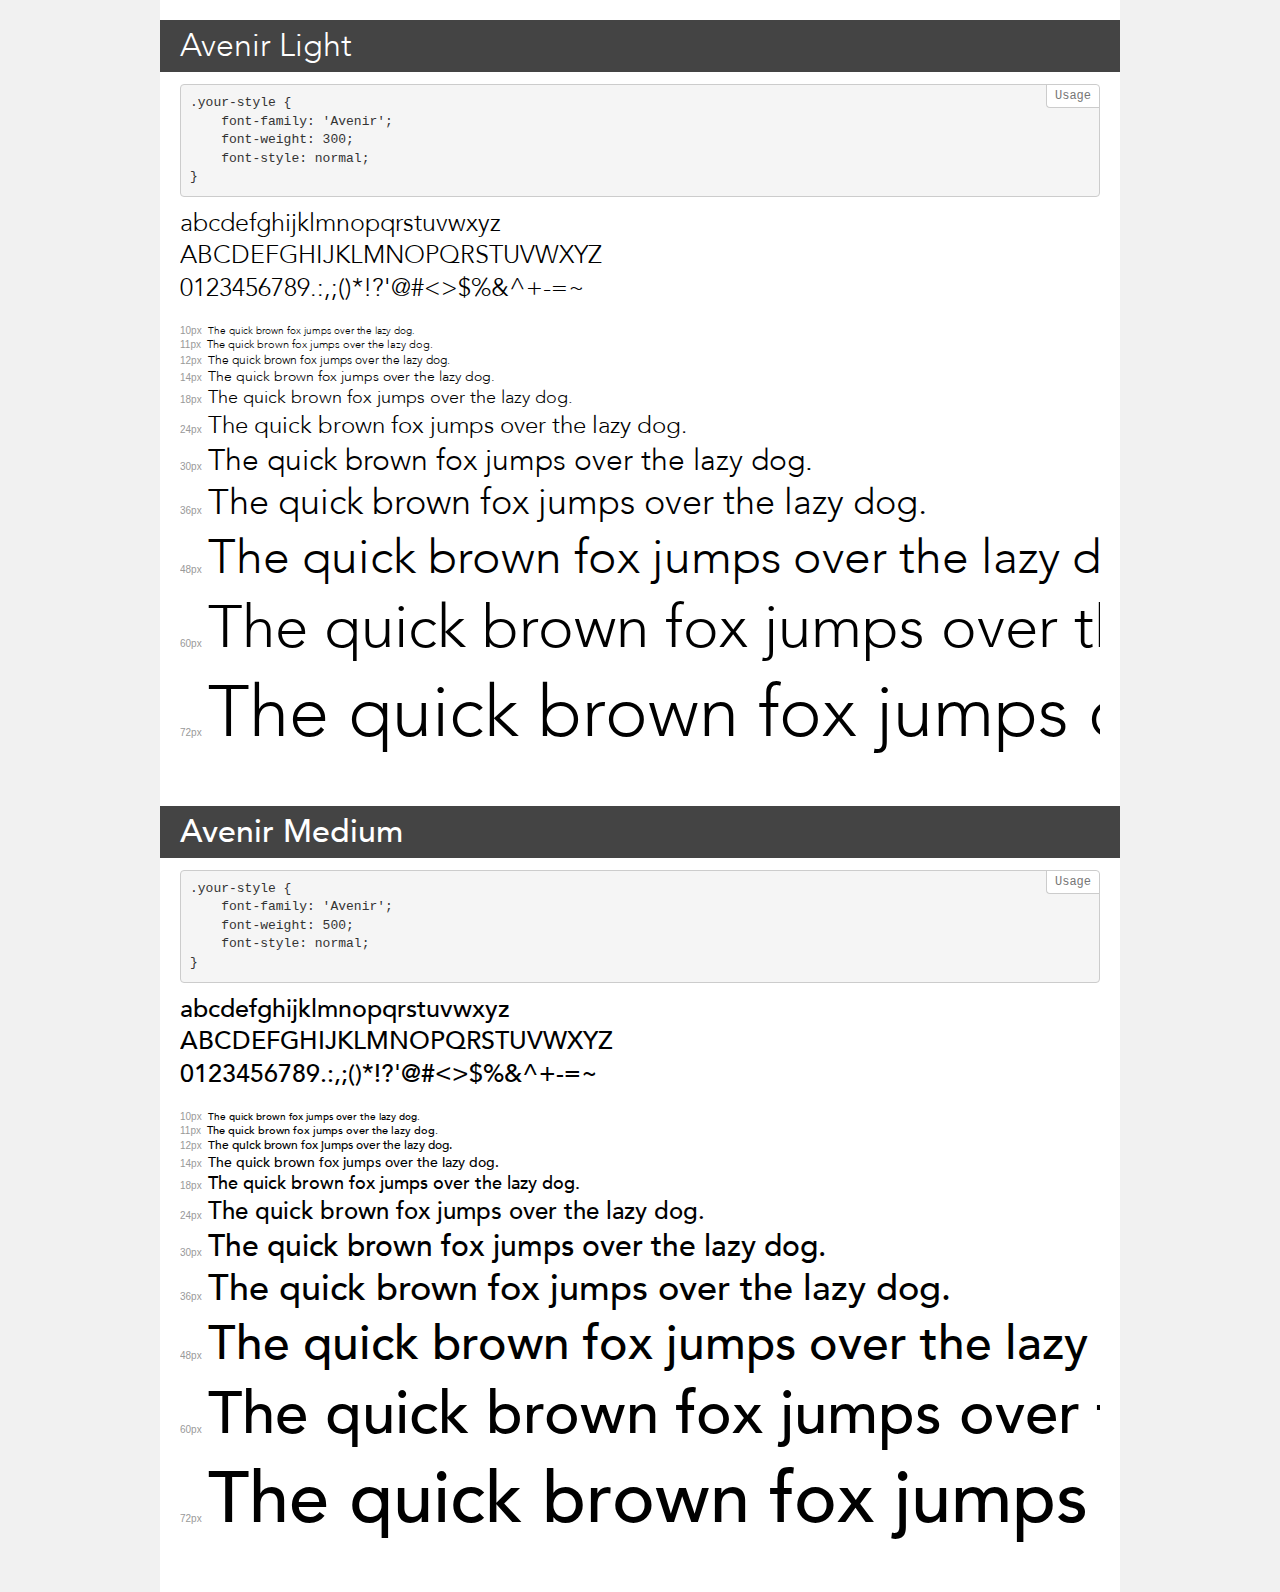
<file: fonts/fonts/demo.html>
<!DOCTYPE html>
<html>
<head>
    <meta charset="utf-8">
    <meta http-equiv="X-UA-Compatible" content="IE=edge">
    <meta name="viewport" content="width=device-width, initial-scale=1">
    <meta name="robots" content="noindex, noarchive">
    <title>Transfonter demo</title>
    <link href="stylesheet.css" rel="stylesheet">
    <style>
        /*
        http://meyerweb.com/eric/tools/css/reset/
        v2.0 | 20110126
        License: none (public domain)
        */
        html, body, div, span, applet, object, iframe,
        h1, h2, h3, h4, h5, h6, p, blockquote, pre,
        a, abbr, acronym, address, big, cite, code,
        del, dfn, em, img, ins, kbd, q, s, samp,
        small, strike, strong, sub, sup, tt, var,
        b, u, i, center,
        dl, dt, dd, ol, ul, li,
        fieldset, form, label, legend,
        table, caption, tbody, tfoot, thead, tr, th, td,
        article, aside, canvas, details, embed,
        figure, figcaption, footer, header, hgroup,
        menu, nav, output, ruby, section, summary,
        time, mark, audio, video {
            margin: 0;
            padding: 0;
            border: 0;
            font-size: 100%;
            font: inherit;
            vertical-align: baseline;
        }
        /* HTML5 display-role reset for older browsers */
        article, aside, details, figcaption, figure,
        footer, header, hgroup, menu, nav, section {
            display: block;
        }
        body {
            line-height: 1;
        }
        ol, ul {
            list-style: none;
        }
        blockquote, q {
            quotes: none;
        }
        blockquote:before, blockquote:after,
        q:before, q:after {
            content: '';
            content: none;
        }
        table {
            border-collapse: collapse;
            border-spacing: 0;
        }
        /* common styles */
        body {
            background: #f1f1f1;
            color: #000;
        }
        .page {
            background: #fff;
            width: 920px;
            margin: 0 auto;
            padding: 20px 20px 0 20px;
            overflow: hidden;
        }
        .font-container {
            overflow-x: auto;
            overflow-y: hidden;
            margin-bottom: 40px;
            line-height: 1.3;
            white-space: nowrap;
            padding-bottom: 5px;
        }
        h1 {
            position: relative;
            background: #444;
            font-size: 32px;
            color: #fff;
            padding: 10px 20px;
            margin: 0 -20px 12px -20px;
        }
        .letters {
            font-size: 25px;
            margin-bottom: 20px;
        }
        .s10:before {
            content: '10px';
        }
        .s11:before {
            content: '11px';
        }
        .s12:before {
            content: '12px';
        }
        .s14:before {
            content: '14px';
        }
        .s18:before {
            content: '18px';
        }
        .s24:before {
            content: '24px';
        }
        .s30:before {
            content: '30px';
        }
        .s36:before {
            content: '36px';
        }
        .s48:before {
            content: '48px';
        }
        .s60:before {
            content: '60px';
        }
        .s72:before {
            content: '72px';
        }
        .s10:before, .s11:before, .s12:before, .s14:before,
        .s18:before, .s24:before, .s30:before, .s36:before,
        .s48:before, .s60:before, .s72:before {
            font-family: Arial, sans-serif;
            font-size: 10px;
            font-weight: normal;
            font-style: normal;
            color: #999;
            padding-right: 6px;
        }
        pre {
            display: block;
            position: relative;
            padding: 9px;
            margin: 0 0 10px;
            font-family: Monaco, Menlo, Consolas, "Courier New", monospace !important;
            font-size: 13px;
            line-height: 1.428571429;
            color: #333;
            font-weight: normal !important;
            font-style: normal !important;
            background-color: #f5f5f5;
            border: 1px solid #ccc;
            overflow-x: auto;
            border-radius: 4px;
        }
        pre:after {
            display: block;
            position: absolute;
            right: 0;
            top: 0;
            content: 'Usage';
            line-height: 1;
            padding: 5px 8px;
            font-size: 12px;
            color: #767676;
            background-color: #fff;
            border: 1px solid #ccc;
            border-right: none;
            border-top: none;
            border-radius: 0 4px 0 4px;
            z-index: 10;
        }
        /* responsive */
        @media (max-width: 959px) {
            .page {
                width: auto;
                margin: 0;
            }
        }
    </style>
</head>
<body>
<div class="page">
    <div class="demo" style="font-family: 'Avenir'; font-weight: 300; font-style: normal;">
        <h1>Avenir Light</h1>
        <pre>.your-style {
    font-family: 'Avenir';
    font-weight: 300;
    font-style: normal;
}</pre>
        <div class="font-container">
            <p class="letters">
                abcdefghijklmnopqrstuvwxyz<br>
ABCDEFGHIJKLMNOPQRSTUVWXYZ<br>
                0123456789.:,;()*!?'@#<>$%&^+-=~
            </p>
            <p class="s10" style="font-size: 10px;">The quick brown fox jumps over the lazy dog.</p>
            <p class="s11" style="font-size: 11px;">The quick brown fox jumps over the lazy dog.</p>
            <p class="s12" style="font-size: 12px;">The quick brown fox jumps over the lazy dog.</p>
            <p class="s14" style="font-size: 14px;">The quick brown fox jumps over the lazy dog.</p>
            <p class="s18" style="font-size: 18px;">The quick brown fox jumps over the lazy dog.</p>
            <p class="s24" style="font-size: 24px;">The quick brown fox jumps over the lazy dog.</p>
            <p class="s30" style="font-size: 30px;">The quick brown fox jumps over the lazy dog.</p>
            <p class="s36" style="font-size: 36px;">The quick brown fox jumps over the lazy dog.</p>
            <p class="s48" style="font-size: 48px;">The quick brown fox jumps over the lazy dog.</p>
            <p class="s60" style="font-size: 60px;">The quick brown fox jumps over the lazy dog.</p>
            <p class="s72" style="font-size: 72px;">The quick brown fox jumps over the lazy dog.</p>
        </div>
    </div>
    <div class="demo" style="font-family: 'Avenir'; font-weight: 500; font-style: normal;">
        <h1>Avenir Medium</h1>
        <pre>.your-style {
    font-family: 'Avenir';
    font-weight: 500;
    font-style: normal;
}</pre>
        <div class="font-container">
            <p class="letters">
                abcdefghijklmnopqrstuvwxyz<br>
ABCDEFGHIJKLMNOPQRSTUVWXYZ<br>
                0123456789.:,;()*!?'@#<>$%&^+-=~
            </p>
            <p class="s10" style="font-size: 10px;">The quick brown fox jumps over the lazy dog.</p>
            <p class="s11" style="font-size: 11px;">The quick brown fox jumps over the lazy dog.</p>
            <p class="s12" style="font-size: 12px;">The quick brown fox jumps over the lazy dog.</p>
            <p class="s14" style="font-size: 14px;">The quick brown fox jumps over the lazy dog.</p>
            <p class="s18" style="font-size: 18px;">The quick brown fox jumps over the lazy dog.</p>
            <p class="s24" style="font-size: 24px;">The quick brown fox jumps over the lazy dog.</p>
            <p class="s30" style="font-size: 30px;">The quick brown fox jumps over the lazy dog.</p>
            <p class="s36" style="font-size: 36px;">The quick brown fox jumps over the lazy dog.</p>
            <p class="s48" style="font-size: 48px;">The quick brown fox jumps over the lazy dog.</p>
            <p class="s60" style="font-size: 60px;">The quick brown fox jumps over the lazy dog.</p>
            <p class="s72" style="font-size: 72px;">The quick brown fox jumps over the lazy dog.</p>
        </div>
    </div>
</div>
</body>
</html>
</file>
<file: fonts/fonts/stylesheet.css>
/* This stylesheet generated by Transfonter (https://transfonter.org) on April 19, 2018 6:10 PM */

@font-face {
    font-family: 'Avenir';
    src: url('Avenir-Light.woff2') format('woff2'),
        url('Avenir-Light.woff') format('woff');
    font-weight: 300;
    font-style: normal;
}

@font-face {
    font-family: 'Avenir';
    src: url('Avenir-Medium.woff2') format('woff2'),
        url('Avenir-Medium.woff') format('woff');
    font-weight: 500;
    font-style: normal;
}
</file>
